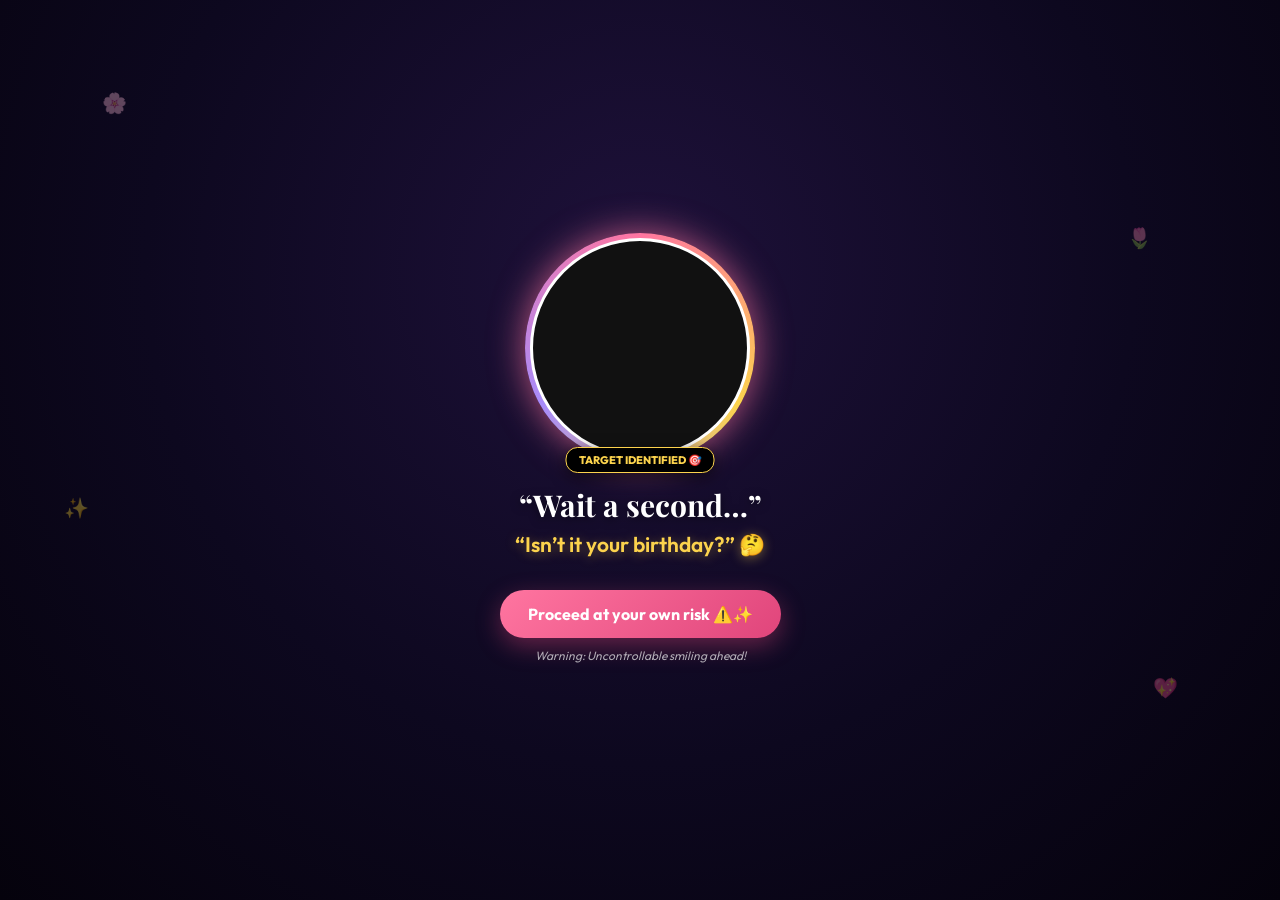
<file: index.html>
<!DOCTYPE html>
<html lang="en">
<head>
  <meta charset="UTF-8">
  <meta name="viewport" content="width=device-width, initial-scale=1.0, maximum-scale=1.0, user-scalable=no, viewport-fit=cover">
  <meta name="theme-color" content="#0d081f">
  <meta name="mobile-web-app-capable" content="yes">
  <meta name="apple-mobile-web-app-capable" content="yes">
  <meta name="apple-mobile-web-app-status-bar-style" content="black-translucent">
  <link rel="icon" type="image/svg+xml" href="data:image/svg+xml,<svg xmlns='http://www.w3.org/2000/svg' viewBox='0 0 100 100'><text y='.9em' font-size='90'>🎂</text></svg>">
  <title>Happiest Birthday Ashwu 🎂🌷</title>

  <!-- Google Fonts for stylish typography -->
  <link rel="preconnect" href="https://fonts.googleapis.com">
  <link rel="preconnect" href="https://fonts.gstatic.com" crossorigin>
  <link href="https://fonts.googleapis.com/css2?family=Caveat:wght@600;700&family=Outfit:wght@400;500;600;700;800&family=Playfair+Display:ital,wght@0,600;0,700;0,800;1,600&display=swap" rel="stylesheet">

  <style>
    /* =========================================================
       RESET & BASE STYLING (MOBILE-FIRST 100dvh)
       ========================================================= */
    * {
      margin: 0;
      padding: 0;
      box-sizing: border-box;
      -webkit-tap-highlight-color: transparent;
    }

    html, body {
      width: 100%;
      min-height: 100vh;
      min-height: 100dvh;
      font-family: 'Outfit', -apple-system, BlinkMacSystemFont, "Segoe UI", Roboto, sans-serif;
      background-color: #050508;
      color: #ffffff;
      overflow-x: hidden;
      transition: background 0.8s ease, color 0.8s ease;
      position: relative;
    }

    body.pink-mode {
      background: radial-gradient(circle at 50% 20%, #fff0f5 0%, #ffd6e7 45%, #fcaecc 100%);
      color: #2d132c;
    }

    body.dark-mode {
      background: radial-gradient(circle at 50% 30%, #1e113a 0%, #0d081f 55%, #05020c 100%);
      color: #ffffff;
    }

    /* Ambient floating decorative items */
    .bg-decorations {
      position: fixed;
      inset: 0;
      pointer-events: none;
      z-index: 1;
      overflow: hidden;
    }

    .float-item {
      position: absolute;
      font-size: 20px;
      opacity: 0.35;
      animation: floatAround 6s infinite ease-in-out alternate;
    }

    @keyframes floatAround {
      from { transform: translateY(0) rotate(0deg); }
      to { transform: translateY(-25px) rotate(15deg); }
    }

    /* Fullscreen Confetti Canvas */
    #confetti-canvas {
      position: fixed;
      inset: 0;
      width: 100%;
      height: 100%;
      pointer-events: none;
      z-index: 99;
    }

    /* Global Touch / Click Sparkles */
    .tap-sparkle {
      position: fixed;
      pointer-events: none;
      z-index: 9999;
      font-size: 20px;
      user-select: none;
      animation: tapSparkleAnim 0.85s cubic-bezier(0.1, 0.8, 0.3, 1) forwards;
    }

    @keyframes tapSparkleAnim {
      0% { opacity: 1; transform: translate(-50%, -50%) scale(0.6) rotate(0deg); }
      50% { opacity: 0.9; transform: translate(calc(-50% + var(--dx)), calc(-50% + var(--dy))) scale(1.2) rotate(45deg); }
      100% { opacity: 0; transform: translate(calc(-50% + var(--dx) * 1.5), calc(-50% + var(--dy) - 30px)) scale(0.3) rotate(90deg); }
    }

    /* Toast Notification */
    .toast-pill {
      position: fixed;
      top: 24px;
      left: 50%;
      transform: translateX(-50%) translateY(-65px);
      background: rgba(45, 19, 44, 0.94);
      color: #ffffff;
      padding: 10px 22px;
      border-radius: 30px;
      font-size: 13.5px;
      font-weight: 700;
      box-shadow: 0 10px 30px rgba(0,0,0,0.4);
      border: 1px solid rgba(255, 117, 160, 0.45);
      z-index: 999;
      pointer-events: none;
      opacity: 0;
      transition: all 0.35s cubic-bezier(0.34, 1.56, 0.64, 1);
      white-space: nowrap;
      text-align: center;
      backdrop-filter: blur(8px);
      -webkit-backdrop-filter: blur(8px);
    }

    .toast-pill.show {
      transform: translateX(-50%) translateY(0);
      opacity: 1;
    }

    /* =========================================================
       SCENE SYSTEM (RESPONSIVE & MOBILE-FRIENDLY)
       ========================================================= */
    .scene {
      display: none;
      width: 100%;
      min-height: 100vh;
      min-height: 100dvh;
      padding: max(24px, env(safe-area-inset-top)) 16px max(28px, env(safe-area-inset-bottom)) 16px;
      flex-direction: column;
      align-items: center;
      justify-content: center;
      text-align: center;
      position: relative;
      z-index: 10;
    }

    .scene.active {
      display: flex !important;
      animation: fadeInScene 0.45s ease forwards;
    }

    @keyframes fadeInScene {
      from { opacity: 0; transform: scale(0.98); }
      to { opacity: 1; transform: scale(1); }
    }

    /* Common Card */
    .card {
      background: rgba(255, 255, 255, 0.96);
      border-radius: 26px;
      padding: 24px 18px;
      max-width: 440px;
      width: 100%;
      color: #2d132c;
      box-shadow: 0 15px 35px rgba(224, 69, 123, 0.2);
      border: 1px solid rgba(255, 255, 255, 0.9);
      position: relative;
      margin: 10px 0;
    }

    /* Primary Buttons */
    .btn-primary {
      background: linear-gradient(135deg, #ff75a0, #e0457b);
      color: #ffffff;
      border: none;
      padding: 14px 28px;
      border-radius: 50px;
      font-size: 16px;
      font-weight: 700;
      font-family: inherit;
      cursor: pointer;
      box-shadow: 0 8px 25px rgba(224, 69, 123, 0.4);
      display: inline-flex;
      align-items: center;
      justify-content: center;
      gap: 8px;
      transition: transform 0.2s cubic-bezier(0.34, 1.56, 0.64, 1), box-shadow 0.2s ease;
      user-select: none;
      margin-top: 15px;
      min-height: 48px;
    }

    .btn-primary:hover {
      transform: translateY(-2px);
      box-shadow: 0 10px 30px rgba(224, 69, 123, 0.5);
    }

    .btn-primary:active {
      transform: scale(0.96);
    }

    .badge-pill {
      display: inline-block;
      background: rgba(255, 255, 255, 0.85);
      color: #e0457b;
      font-size: 12px;
      font-weight: 700;
      padding: 5px 14px;
      border-radius: 20px;
      margin-bottom: 12px;
      border: 1px solid rgba(224, 69, 123, 0.25);
    }

    /* =========================================================
       STEP 1 — OPENING VIDEO
       ========================================================= */
    .video-wrapper {
      position: relative;
      width: clamp(190px, 55vw, 230px);
      height: clamp(190px, 55vw, 230px);
      margin-bottom: 22px;
      border-radius: 50%;
      padding: 5px;
      background: conic-gradient(from 0deg, #ff75a0, #fcd34d, #a78bfa, #ff75a0);
      box-shadow: 0 0 35px rgba(255, 117, 160, 0.7);
      animation: popZoom 0.9s cubic-bezier(0.34, 1.56, 0.64, 1) forwards;
      cursor: pointer;
      transition: transform 0.3s ease;
    }

    .video-wrapper:hover {
      transform: scale(1.04);
    }

    @keyframes popZoom {
      0% { transform: scale(0.2); opacity: 0; }
      70% { transform: scale(1.06); opacity: 1; }
      100% { transform: scale(1); opacity: 1; }
    }

    .video-wrapper video {
      width: 100%;
      height: 100%;
      border-radius: 50%;
      object-fit: cover;
      display: block;
      border: 3px solid #ffffff;
      background: #111;
    }

    .target-badge {
      position: absolute;
      bottom: -10px;
      left: 50%;
      transform: translateX(-50%);
      background: #000;
      color: #fcd34d;
      font-size: 11px;
      font-weight: 800;
      padding: 5px 12px;
      border-radius: 12px;
      border: 1px solid #fcd34d;
      white-space: nowrap;
      box-shadow: 0 4px 15px rgba(0,0,0,0.6);
      transition: all 0.2s;
    }

    .step1-title {
      font-family: 'Playfair Display', serif;
      font-size: clamp(24px, 6vw, 30px);
      font-weight: 700;
      margin-bottom: 6px;
      color: #ffffff;
      text-shadow: 0 2px 10px rgba(0,0,0,0.5);
    }

    .step1-sub {
      font-size: clamp(17px, 4.5vw, 21px);
      font-weight: 600;
      color: #fcd34d;
      margin-bottom: 18px;
      text-shadow: 0 2px 12px rgba(252, 211, 77, 0.4);
    }

    .step1-note {
      font-size: 12px;
      color: rgba(255, 255, 255, 0.65);
      margin-top: 10px;
      font-style: italic;
    }

    /* =========================================================
       STEP 2 — BIRTHDAY WISHES & GOKULDHAM STATS
       ========================================================= */
    .hbd-heading {
      font-family: 'Playfair Display', serif;
      font-size: clamp(26px, 6.8vw, 40px);
      font-weight: 800;
      line-height: 1.15;
      background: linear-gradient(135deg, #be185d, #ec4899, #f59e0b);
      -webkit-background-clip: text;
      -webkit-text-fill-color: transparent;
      margin-bottom: 6px;
    }

    .hbd-sub {
      font-size: 14px;
      color: #702543;
      font-weight: 500;
      margin-bottom: 15px;
    }

    .wishes-box {
      font-size: 14.5px;
      line-height: 1.6;
      color: #374151;
      margin-bottom: 14px;
    }

    .gokuldham-cert {
      background: #fdf2f8;
      border: 1px dashed #f472b6;
      border-radius: 16px;
      padding: 12px 14px;
      margin: 12px 0 16px 0;
      display: flex;
      flex-direction: column;
      gap: 8px;
      text-align: left;
    }

    .cert-item {
      font-size: 13px;
      color: #4b5563;
      display: flex;
      align-items: center;
      gap: 8px;
      cursor: pointer;
      padding: 4px 6px;
      border-radius: 8px;
      transition: background 0.2s;
    }

    .cert-item:hover {
      background: rgba(244, 114, 182, 0.15);
    }

    .cert-badge {
      background: #fbcfe8;
      color: #9f1239;
      font-size: 11px;
      font-weight: 700;
      padding: 2px 8px;
      border-radius: 10px;
      white-space: nowrap;
    }

    /* =========================================================
       STEP 3 — YES / NO QUESTION (YES DODGES, NO NEVER MOVES)
       ========================================================= */
    .question-title {
      font-family: 'Playfair Display', serif;
      font-size: clamp(18px, 4.5vw, 21px);
      font-weight: 700;
      color: #2d132c;
      margin: 8px 0 12px 0;
      line-height: 1.35;
    }

    .dodge-feedback {
      font-size: 13.5px;
      font-weight: 700;
      color: #be185d;
      min-height: 26px;
      margin-bottom: 12px;
      animation: popZoom 0.25s ease;
    }

    .buttons-arena {
      position: relative;
      display: flex;
      justify-content: center;
      align-items: center;
      gap: 14px;
      min-height: 130px;
      padding: 10px;
      overflow: visible;
    }

    /* YES button dodges */
    .btn-yes-choice {
      background: linear-gradient(135deg, #ff75a0, #e0457b);
      color: white;
      border: none;
      padding: 13px 22px;
      border-radius: 50px;
      font-size: 15px;
      font-weight: 700;
      cursor: pointer;
      box-shadow: 0 6px 18px rgba(224, 69, 123, 0.35);
      user-select: none;
      z-index: 10;
      transition: transform 0.22s cubic-bezier(0.34, 1.56, 0.64, 1), box-shadow 0.22s;
      will-change: transform;
      min-height: 48px;
      touch-action: manipulation;
    }

    .btn-yes-choice:active {
      transform: scale(0.96);
    }

    /* NO button remains stationary in place! */
    .btn-no-choice {
      background: #f1f5f9;
      color: #475569;
      border: 1px solid #cbd5e1;
      padding: 13px 20px;
      border-radius: 50px;
      font-size: 15px;
      font-weight: 600;
      cursor: pointer;
      user-select: none;
      z-index: 5;
      min-height: 48px;
      transition: background 0.2s, transform 0.1s;
    }

    .btn-no-choice:active {
      transform: scale(0.96);
      background: #e2e8f0;
    }

    /* =========================================================
       STEP 4 — CANDLE AND CAKE SCENE (BIGGER, MIC, CHARACTERS)
       ========================================================= */
    .cake-scene-content {
      display: flex;
      flex-direction: column;
      align-items: center;
      width: 100%;
      max-width: 520px;
    }

    /* Characters & Animal Celebration Row */
    .party-crew-row {
      display: flex;
      justify-content: space-around;
      align-items: flex-end;
      width: 100%;
      max-width: 440px;
      margin-bottom: 10px;
      padding: 0 10px;
    }

    .crew-bubble {
      position: absolute;
      top: -34px;
      background: #ffffff;
      color: #2d132c;
      font-size: 11px;
      font-weight: 800;
      padding: 4px 10px;
      border-radius: 12px;
      box-shadow: 0 4px 12px rgba(0,0,0,0.3);
      white-space: nowrap;
      pointer-events: none;
      opacity: 0;
      transform: scale(0.8);
      transition: all 0.25s cubic-bezier(0.34, 1.56, 0.64, 1);
      z-index: 20;
    }

    .crew-bubble.show {
      opacity: 1;
      transform: scale(1);
    }

    .crew-bubble::after {
      content: '';
      position: absolute;
      bottom: -5px;
      left: 50%;
      transform: translateX(-50%);
      border-width: 5px 5px 0 5px;
      border-style: solid;
      border-color: #ffffff transparent transparent transparent;
    }

    /* Handsome Assistant Character */
    .creator-character {
      display: flex;
      flex-direction: column;
      align-items: center;
      position: relative;
      animation: assistantBounce 2s infinite ease-in-out;
      cursor: pointer;
      user-select: none;
    }

    @keyframes assistantBounce {
      0%, 100% { transform: translateY(0); }
      50% { transform: translateY(-8px); }
    }

    .char-svg {
      width: 65px;
      height: 75px;
      filter: drop-shadow(0 4px 10px rgba(0,0,0,0.5));
    }

    .assistant-quote-badge {
      background: rgba(255, 255, 255, 0.15);
      border: 1px solid rgba(254, 240, 138, 0.4);
      color: #fef08a;
      font-size: 11px;
      font-weight: 700;
      padding: 5px 12px;
      border-radius: 14px;
      margin-bottom: 12px;
      backdrop-filter: blur(8px);
      -webkit-backdrop-filter: blur(8px);
      cursor: pointer;
      transition: all 0.2s;
    }

    .pet-cat, .pet-dog {
      display: flex;
      flex-direction: column;
      align-items: center;
      position: relative;
      cursor: pointer;
      user-select: none;
    }

    .pet-cat {
      animation: catWiggle 2.5s infinite ease-in-out;
    }

    @keyframes catWiggle {
      0%, 100% { transform: rotate(-3deg) translateY(0); }
      50% { transform: rotate(3deg) translateY(-6px); }
    }

    .pet-dog {
      animation: dogBounce 1.8s infinite ease-in-out;
    }

    @keyframes dogBounce {
      0%, 100% { transform: scale(1) translateY(0); }
      50% { transform: scale(1.05) translateY(-8px); }
    }

    .pet-svg {
      width: 55px;
      height: 60px;
      filter: drop-shadow(0 4px 8px rgba(0,0,0,0.4));
    }

    /* BIGGER, DELICIOUS BIRTHDAY CAKE */
    .cake-stage {
      display: flex;
      flex-direction: column;
      align-items: center;
      margin: 12px 0 18px 0;
      position: relative;
    }

    .candle-unit {
      display: flex;
      flex-direction: column;
      align-items: center;
      cursor: pointer;
      margin-bottom: -5px;
      z-index: 5;
    }

    .flame-element {
      width: 22px;
      height: 34px;
      background: radial-gradient(ellipse at 50% 80%, #ffffff 0%, #fde047 30%, #f97316 70%, #ef4444 100%);
      border-radius: 50% 50% 35% 35%;
      box-shadow: 0 0 22px #fde047, 0 0 45px rgba(249, 115, 22, 0.9);
      animation: flameFlicker 0.8s infinite alternate ease-in-out;
      transform-origin: center bottom;
      transition: opacity 0.4s ease, transform 0.4s ease;
    }

    @keyframes flameFlicker {
      0% { transform: scale(1) rotate(-3deg); }
      100% { transform: scale(1.18) rotate(3deg); }
    }

    .flame-element.extinguished {
      opacity: 0 !important;
      transform: scale(0.1) translateY(-15px) !important;
    }

    .candle-stick {
      width: 16px;
      height: 48px;
      border-radius: 4px;
      background: repeating-linear-gradient(45deg, #ff75a0, #ff75a0 8px, #ffffff 8px, #ffffff 16px);
      box-shadow: inset -2px 0 3px rgba(0,0,0,0.3);
    }

    .smoke-puff {
      position: absolute;
      top: -10px;
      font-size: 24px;
      opacity: 0;
      pointer-events: none;
    }

    .smoke-puff.rise {
      animation: smokeDrift 1.8s forwards ease-out;
    }

    @keyframes smokeDrift {
      0% { opacity: 0.9; transform: translateY(0) scale(0.8); }
      100% { opacity: 0; transform: translateY(-40px) scale(2); }
    }

    /* Cake Tiers */
    .cake-body {
      display: flex;
      flex-direction: column;
      align-items: center;
      width: clamp(240px, 80vw, 290px);
      cursor: pointer;
    }

    .tier-top {
      width: 58%;
      height: 48px;
      background: linear-gradient(to bottom, #ffffff, #fbcfe8);
      border-radius: 14px 14px 8px 8px;
      border: 2px solid #fdf2f8;
      box-shadow: 0 5px 12px rgba(0,0,0,0.3);
      display: flex;
      align-items: center;
      justify-content: center;
      font-size: 15px;
      z-index: 3;
    }

    .tier-mid {
      width: 78%;
      height: 56px;
      background: linear-gradient(to bottom, #fed7aa, #fb923c);
      border-radius: 12px 12px 8px 8px;
      border: 2px solid #fff7ed;
      box-shadow: 0 6px 14px rgba(0,0,0,0.4);
      margin-top: -6px;
      display: flex;
      align-items: center;
      justify-content: center;
      font-size: 17px;
      z-index: 2;
    }

    .tier-base {
      width: 98%;
      height: 64px;
      background: linear-gradient(to bottom, #f472b6, #db2777);
      border-radius: 12px 12px 8px 8px;
      border: 2px solid #fdf2f8;
      box-shadow: 0 8px 18px rgba(0,0,0,0.5);
      margin-top: -6px;
      display: flex;
      align-items: center;
      justify-content: center;
      font-size: 19px;
      z-index: 1;
    }

    .cake-plate {
      width: 104%;
      height: 14px;
      background: linear-gradient(to right, #94a3b8, #f8fafc, #94a3b8);
      border-radius: 20px;
      margin-top: -3px;
      box-shadow: 0 10px 30px rgba(0,0,0,0.7);
    }

    /* Candle Actions */
    .candle-actions-row {
      display: flex;
      flex-direction: column;
      align-items: center;
      gap: 10px;
      width: 100%;
      max-width: 340px;
      margin-top: 14px;
    }

    .btn-mic-toggle {
      background: rgba(255, 255, 255, 0.12);
      color: #fef08a;
      border: 1px solid rgba(254, 240, 138, 0.4);
      padding: 10px 18px;
      border-radius: 30px;
      font-size: 13px;
      font-weight: 600;
      cursor: pointer;
      display: flex;
      align-items: center;
      gap: 6px;
      min-height: 44px;
      transition: all 0.2s ease;
    }

    .btn-mic-toggle.listening {
      background: rgba(16, 185, 129, 0.25);
      border-color: #10b981;
      color: #34d399;
      animation: pulseMic 1s infinite alternate;
    }

    @keyframes pulseMic {
      from { box-shadow: 0 0 10px rgba(16, 185, 129, 0.3); }
      to { box-shadow: 0 0 20px rgba(16, 185, 129, 0.7); }
    }

    .btn-tune-fallback {
      background: rgba(255, 255, 255, 0.12);
      color: #fbcfe8;
      border: 1px solid rgba(251, 207, 232, 0.4);
      padding: 6px 14px;
      border-radius: 20px;
      font-size: 12px;
      font-weight: 600;
      cursor: pointer;
      margin-top: 2px;
      transition: all 0.2s;
    }

    .breath-meter-container {
      display: none;
      width: 180px;
      height: 10px;
      background: rgba(255, 255, 255, 0.15);
      border-radius: 10px;
      overflow: hidden;
      margin-top: 4px;
      border: 1px solid rgba(254, 240, 138, 0.3);
    }

    .breath-meter-bar {
      height: 100%;
      width: 0%;
      background: linear-gradient(90deg, #38bdf8, #f43f5e);
      border-radius: 10px;
      transition: width 0.1s ease;
    }

    .mic-note {
      font-size: 11px;
      color: rgba(255, 255, 255, 0.65);
      margin-top: -4px;
    }

    .wish-granted-banner {
      display: none;
      animation: popZoom 0.5s ease forwards;
      background: rgba(255, 255, 255, 0.95);
      color: #2d132c;
      border-radius: 20px;
      padding: 18px 16px;
      margin-top: 15px;
      max-width: 360px;
      width: 100%;
    }

    .wish-granted-banner.show {
      display: block;
    }

    /* =========================================================
       STEP 5 — THE LETTER COMES FIRST
       ========================================================= */
    .envelope-box {
      width: clamp(240px, 75vw, 280px);
      height: 170px;
      background: #fdf2f8;
      border: 2px solid #f9a8d4;
      border-radius: 16px;
      display: flex;
      align-items: center;
      justify-content: center;
      cursor: pointer;
      box-shadow: 0 15px 35px rgba(224, 69, 123, 0.25);
      margin: 18px auto;
      transition: transform 0.25s cubic-bezier(0.34, 1.56, 0.64, 1);
    }

    .envelope-box:hover {
      transform: translateY(-4px) scale(1.02);
    }

    .wax-seal {
      width: 65px;
      height: 65px;
      background: radial-gradient(circle, #e11d48, #9f1239);
      border-radius: 50%;
      border: 2px solid #fecdd3;
      display: flex;
      flex-direction: column;
      align-items: center;
      justify-content: center;
      color: white;
      font-size: 10px;
      font-weight: 800;
      box-shadow: 0 4px 15px rgba(159, 18, 57, 0.4);
    }

    .wax-seal span {
      font-size: 22px;
    }

    .letter-modal {
      display: none;
      position: fixed;
      inset: 0;
      background: rgba(0, 0, 0, 0.78);
      z-index: 100;
      align-items: center;
      justify-content: center;
      padding: 20px;
    }

    .letter-modal.show {
      display: flex !important;
      animation: fadeInScene 0.4s ease forwards;
    }

    .letter-sheet {
      background: #fffefb;
      color: #2d132c;
      border-radius: 20px;
      padding: 24px 18px;
      max-width: 440px;
      width: 100%;
      max-height: 85vh;
      overflow-y: auto;
      box-shadow: 0 25px 60px rgba(0,0,0,0.5);
      border: 2px solid #fed7aa;
      text-align: left;
    }

    .letter-sheet h3 {
      font-family: 'Playfair Display', serif;
      color: #9f1239;
      font-size: 22px;
      margin-bottom: 12px;
      text-align: center;
    }

    .letter-sheet p {
      font-size: 14.5px;
      line-height: 1.6;
      color: #374151;
      margin-bottom: 12px;
    }

    .letter-stamps-row {
      display: flex;
      flex-wrap: wrap;
      gap: 8px;
      margin: 14px 0 10px 0;
      justify-content: center;
    }

    .letter-stamp {
      background: #fdf2f8;
      border: 1px dashed #be185d;
      color: #9f1239;
      font-size: 11px;
      font-weight: 700;
      padding: 4px 10px;
      border-radius: 12px;
      cursor: pointer;
      user-select: none;
    }

    .letter-closing {
      margin-top: 16px;
      font-size: 14px;
      font-weight: 700;
      color: #be185d;
      text-align: right;
    }

    /* =========================================================
       STEP 6 — VIRTUAL GIFTS (EXACTLY 3 CARDS)
       ========================================================= */
    .gifts-container {
      display: flex;
      flex-direction: column;
      gap: 14px;
      max-width: 440px;
      width: 100%;
      margin: 14px 0 18px 0;
    }

    .gift-card {
      background: rgba(255, 255, 255, 0.95);
      border-radius: 18px;
      padding: 16px 16px;
      text-align: left;
      border: 2px solid #fbcfe8;
      box-shadow: 0 6px 20px rgba(224, 69, 123, 0.12);
      display: flex;
      gap: 14px;
      align-items: center;
      cursor: pointer;
      transition: transform 0.2s, box-shadow 0.2s, border-color 0.2s;
    }

    .gift-card:hover {
      transform: translateY(-2px);
      box-shadow: 0 10px 25px rgba(224, 69, 123, 0.2);
    }

    .gift-card.claimed {
      border-color: #10b981;
      background: #f0fdf4;
    }

    .gift-icon {
      font-size: 32px;
      background: #fdf2f8;
      width: 52px;
      height: 52px;
      border-radius: 14px;
      display: flex;
      align-items: center;
      justify-content: center;
      flex-shrink: 0;
    }

    .gift-info h4 {
      font-size: 15px;
      font-weight: 800;
      color: #9f1239;
      margin-bottom: 3px;
      display: flex;
      align-items: center;
      justify-content: space-between;
    }

    .gift-claim-tag {
      font-size: 10px;
      font-weight: 800;
      background: #10b981;
      color: white;
      padding: 2px 8px;
      border-radius: 10px;
      display: none;
    }

    .gift-card.claimed .gift-claim-tag {
      display: inline-block;
    }

    .gift-info p {
      font-size: 12.5px;
      color: #4b5563;
      line-height: 1.4;
    }

    /* =========================================================
       STEP 7 — MAGICAL WISH-RELEASE INTO THE UNIVERSE
       ========================================================= */
    .star-scene-container {
      position: relative;
      width: 100%;
      max-width: 480px;
      display: flex;
      flex-direction: column;
      align-items: center;
      z-index: 10;
    }

    .celestial-sky {
      position: absolute;
      top: -30px;
      right: 15px;
      font-size: 38px;
      filter: drop-shadow(0 0 16px rgba(253, 230, 138, 0.8));
      animation: floatAround 7s infinite ease-in-out alternate;
      pointer-events: none;
    }

    .star-pointing {
      font-size: 58px;
      margin-bottom: 4px;
      animation: pointBounce 1.5s infinite alternate ease-in-out;
      cursor: pointer;
    }

    @keyframes pointBounce {
      0% { transform: scale(1) translateY(0); }
      100% { transform: scale(1.15) translateY(-8px); }
    }

    .star-heading {
      font-family: 'Playfair Display', serif;
      font-size: clamp(26px, 6vw, 34px);
      font-weight: 800;
      color: #fef08a;
      text-shadow: 0 0 25px rgba(254, 240, 138, 0.6);
      margin-bottom: 6px;
    }

    .star-sub {
      font-size: 14px;
      color: rgba(255, 255, 255, 0.85);
      max-width: 320px;
      margin-bottom: 16px;
    }

    /* Wish Note Card (Handwritten Style) */
    .wish-note-card {
      display: none;
      background: linear-gradient(135deg, #fffefb, #fef3c7);
      color: #1e1b4b;
      border: 2px solid #fcd34d;
      border-radius: 20px;
      padding: 20px 22px;
      max-width: 380px;
      width: 90%;
      margin: 15px auto;
      box-shadow: 0 0 35px rgba(252, 211, 77, 0.5);
      text-align: center;
      position: relative;
      transition: all 0.6s cubic-bezier(0.34, 1.56, 0.64, 1);
    }

    .wish-note-card.show {
      display: block;
      animation: popZoom 0.5s ease forwards;
    }

    .wish-note-card.transforming {
      transform: scale(0.08) translateY(-60px);
      opacity: 0;
    }

    .note-header {
      font-size: 11px;
      font-weight: 800;
      letter-spacing: 1.5px;
      color: #b45309;
      margin-bottom: 8px;
    }

    .note-content {
      font-family: 'Caveat', cursive, sans-serif;
      font-size: 24px;
      line-height: 1.35;
      color: #1e1b4b;
      margin-bottom: 8px;
      word-break: break-word;
    }

    .note-seal {
      font-size: 11px;
      color: #92400e;
      font-weight: 700;
    }

    /* Magical Ascending Star & Trail */
    .ascending-star-unit {
      display: none;
      position: fixed;
      left: 50%;
      top: 50%;
      transform: translate(-50%, -50%);
      pointer-events: none;
      z-index: 100;
    }

    .ascending-star-unit.active {
      display: flex;
      flex-direction: column;
      align-items: center;
      justify-content: center;
      animation: launchIntoCosmos 2.8s cubic-bezier(0.2, 0.8, 0.3, 1) forwards;
    }

    @keyframes launchIntoCosmos {
      0% {
        top: 52%;
        transform: translate(-50%, -50%) scale(1.6);
        opacity: 1;
      }
      40% {
        top: 36%;
        transform: translate(-50%, -50%) scale(1.2);
        opacity: 0.95;
      }
      80% {
        top: 14%;
        transform: translate(-50%, -50%) scale(0.6);
        opacity: 0.85;
      }
      100% {
        top: 4%;
        transform: translate(-50%, -50%) scale(0.05);
        opacity: 0;
      }
    }

    .magic-orb-glow {
      width: 48px;
      height: 48px;
      background: radial-gradient(circle, #ffffff 10%, #fef08a 40%, #fbbf24 70%, transparent 100%);
      border-radius: 50%;
      box-shadow: 0 0 35px #fef08a, 0 0 70px #f59e0b;
      animation: pulseStar 0.8s infinite alternate;
    }

    @keyframes pulseStar {
      from { transform: scale(0.9); }
      to { transform: scale(1.25); }
    }

    /* Constellation Display */
    .constellation-wrapper {
      display: none;
      position: fixed;
      top: 12%;
      left: 50%;
      transform: translateX(-50%);
      width: 280px;
      height: 180px;
      pointer-events: none;
      z-index: 80;
    }

    .constellation-wrapper.show {
      display: block;
      animation: fadeInScene 0.8s ease forwards;
    }

    .constellation-svg {
      width: 100%;
      height: 100%;
      filter: drop-shadow(0 0 12px #38bdf8);
    }

    /* Universe Message */
    .universe-received-box {
      display: none;
      position: fixed;
      bottom: 22%;
      left: 50%;
      transform: translateX(-50%);
      width: 90%;
      max-width: 420px;
      background: rgba(13, 8, 31, 0.88);
      border: 1px solid rgba(252, 211, 77, 0.45);
      border-radius: 24px;
      padding: 22px 20px;
      color: #fff;
      box-shadow: 0 10px 40px rgba(0,0,0,0.6);
      backdrop-filter: blur(12px);
      -webkit-backdrop-filter: blur(12px);
      z-index: 90;
      text-align: center;
    }

    .universe-received-box.show {
      display: block;
      animation: popZoom 0.6s ease forwards;
    }

    .universe-received-text {
      font-family: 'Playfair Display', serif;
      font-size: clamp(17px, 4.5vw, 21px);
      font-weight: 700;
      color: #fef08a;
      line-height: 1.4;
      text-shadow: 0 0 20px rgba(254, 240, 138, 0.5);
    }

    .wish-input-wrap {
      max-width: 360px;
      width: 100%;
      margin: 0 auto;
    }

    .wish-input {
      width: 100%;
      padding: 13px 18px;
      border-radius: 30px;
      border: 2px solid #fcd34d;
      outline: none;
      font-family: inherit;
      font-size: 14px;
      background: rgba(255, 255, 255, 0.95);
      color: #2d132c;
      text-align: center;
      box-shadow: 0 4px 15px rgba(252, 211, 77, 0.25);
    }

    .wish-input.error {
      border-color: #ef4444;
      animation: shake 0.4s ease;
    }

    @keyframes shake {
      0%, 100% { transform: translateX(0); }
      25% { transform: translateX(-8px); }
      75% { transform: translateX(8px); }
    }

    .wish-hint {
      font-size: 12px;
      color: #fcd34d;
      margin-top: 6px;
      min-height: 18px;
    }

    /* Wish Suggestion Chips */
    .wish-chips-row {
      display: flex;
      flex-wrap: wrap;
      gap: 6px;
      justify-content: center;
      margin: 12px 0 6px 0;
    }

    .wish-chip {
      background: rgba(255, 255, 255, 0.12);
      border: 1px solid rgba(252, 211, 77, 0.35);
      color: #fef08a;
      font-size: 11px;
      font-weight: 600;
      padding: 5px 11px;
      border-radius: 12px;
      cursor: pointer;
      transition: all 0.2s;
    }

    .wish-chip:hover {
      background: rgba(252, 211, 77, 0.25);
      transform: scale(1.04);
    }

    .dark-fade-layer {
      position: fixed;
      inset: 0;
      background: #05020c;
      opacity: 0;
      pointer-events: none;
      z-index: 50;
      transition: opacity 0.8s ease;
      display: none;
    }

    .dark-fade-layer.active {
      display: block;
      opacity: 0.94;
    }

    /* =========================================================
       STEP 8 — FINAL BIRTHDAY SCREEN (NO REPLAY BUTTON)
       ========================================================= */
    #scene-8 {
      z-index: 60;
      position: relative;
    }

    .final-card {
      background: rgba(255, 255, 255, 0.96);
      color: #2d132c;
      border-radius: 28px;
      padding: 34px 22px;
      max-width: 440px;
      width: 100%;
      box-shadow: 0 20px 50px rgba(224, 69, 123, 0.3);
      text-align: center;
    }

    .final-main-msg {
      font-family: 'Playfair Display', serif;
      font-size: clamp(23px, 5.8vw, 32px);
      font-weight: 800;
      color: #9f1239;
      margin-bottom: 12px;
      line-height: 1.25;
    }

    .final-sub-msg {
      font-size: 15px;
      line-height: 1.55;
      color: #4b5563;
    }

    .love-shower-section {
      margin-top: 22px;
      display: flex;
      flex-direction: column;
      align-items: center;
      gap: 10px;
    }

    .btn-heart-shower {
      background: linear-gradient(135deg, #f43f5e, #be185d);
      color: #ffffff;
      border: none;
      padding: 12px 24px;
      border-radius: 30px;
      font-size: 14px;
      font-weight: 700;
      font-family: inherit;
      cursor: pointer;
      box-shadow: 0 6px 20px rgba(244, 63, 94, 0.35);
      transition: transform 0.2s cubic-bezier(0.34, 1.56, 0.64, 1);
      min-height: 46px;
    }

    .btn-heart-shower:hover {
      transform: scale(1.05);
    }

    .btn-heart-shower:active {
      transform: scale(0.95);
    }

    .love-count-badge {
      font-size: 12px;
      font-weight: 700;
      color: #be185d;
      background: #fdf2f8;
      border: 1px solid #fbcfe8;
      padding: 4px 12px;
      border-radius: 20px;
    }
  </style>
</head>
<body class="dark-mode">

  <!-- Ambient floating decorations -->
  <div class="bg-decorations" aria-hidden="true">
    <span class="float-item" style="top: 10%; left: 8%;">🌸</span>
    <span class="float-item" style="top: 25%; right: 10%; animation-delay: 1.5s;">🌷</span>
    <span class="float-item" style="top: 55%; left: 5%; animation-delay: 3s;">✨</span>
    <span class="float-item" style="top: 75%; right: 8%; animation-delay: 2s;">💖</span>
  </div>

  <!-- Fullscreen Confetti Canvas -->
  <canvas id="confetti-canvas"></canvas>

  <!-- Toast Notification -->
  <div class="toast-pill" id="toast-pill"></div>

  <!-- Screen Darkener for Cinematic Star Release -->
  <div class="dark-fade-layer" id="dark-fade-layer"></div>

  <!-- =========================================================
       STEP 1 — OPENING VIDEO
       ========================================================= -->
  <section class="scene active" id="scene-1">
    <div class="video-wrapper" onclick="cycleVideoBadge()">
      <video id="intro-video" autoplay loop muted playsinline webkit-playsinline>
        <source src="videoplayback.mp4" type="video/mp4">
        <source src="video.mp4" type="video/mp4">
      </video>
      <div class="target-badge" id="target-badge">TARGET IDENTIFIED 🎯</div>
    </div>
    <h1 class="step1-title">“Wait a second…”</h1>
    <h2 class="step1-sub">“Isn’t it your birthday?” 🤔</h2>
    <button class="btn-primary" onclick="goToStep(2)">
      <span>Proceed at your own risk ⚠️✨</span>
    </button>
    <p class="step1-note">Warning: Uncontrollable smiling ahead!</p>
  </section>

  <!-- =========================================================
       STEP 2 — BIRTHDAY WISHES & GOKULDHAM CERTIFICATE
       ========================================================= -->
  <section class="scene" id="scene-2">
    <div class="card">
      <div class="badge-pill">Official Birthday Notice 🎂</div>
      <h1 class="hbd-heading">HAPPY BIRTHDAY, ASHWU! 🌸</h1>
      <p class="hbd-sub">A very serious production made by a very unserious person.</p>
      <p class="wishes-box">
        Another year of unmatched drama, laughter, and being the brightest human around. 
        Welcome to your official birthday experience! 🌷✨
      </p>

      <!-- Gokuldham Society Stats Box -->
      <div class="gokuldham-cert">
        <div class="cert-item" onclick="showToast('Certified best-dressed in any room! 💅')">
          <span class="cert-badge">👗 Fashion Score</span>
          <span><b>100/10</b> (Undisputed queen)</span>
        </div>
        <div class="cert-item" onclick="showToast('Main character energy 24/7! 👑')">
          <span class="cert-badge">🎭 Drama Level</span>
          <span><b>Legendary</b> (In the best way)</span>
        </div>
        <div class="cert-item" onclick="showToast('Extra caramel, zero judgment! ☕')">
          <span class="cert-badge">☕ Coffee Need</span>
          <span><b>Infinite</b> (Refills ready)</span>
        </div>
      </div>

      <button class="btn-primary" onclick="goToStep(3)">
        <span>Accept Birthday Summons 📜✨</span>
      </button>
    </div>
  </section>

  <!-- =========================================================
       STEP 3 — YES / NO BIRTHDAY QUESTION (YES DODGES, NO NEVER MOVES)
       ========================================================= -->
  <section class="scene" id="scene-3">
    <div class="card">
      <div class="badge-pill" style="color: #b91c1c; border-color: #fecaca; background: #fef2f2;">⚠️ Gokuldham Society Inquiry</div>
      <h2 class="question-title">
        “Is it actually your birthday, or have we all gathered here for no reason?”
      </h2>
      <div class="dodge-feedback" id="dodge-feedback">
        Choose wisely below... 👀
      </div>
      <div class="buttons-arena" id="buttons-arena">
        <!-- YES BUTTON DODGES! -->
        <button class="btn-yes-choice" id="btn-yes-dodge" 
                onmouseenter="dodgeYesButton(event)" 
                ontouchstart="dodgeYesButton(event)" 
                onpointerdown="dodgeYesButton(event)" 
                onclick="chooseYes()">
          YES, obviously 💅
        </button>
        <!-- NO BUTTON NEVER MOVES! STATIONARY IN PLACE! -->
        <button class="btn-no-choice" id="btn-no-choice" onclick="chooseNo()">
          NO 🙄
        </button>
      </div>
    </div>
  </section>

  <!-- =========================================================
       STEP 4 — CANDLE AND CAKE SCENE (BIGGER, MIC, CHARACTERS)
       ========================================================= -->
  <section class="scene" id="scene-4">
    <div class="cake-scene-content">
      <div class="badge-pill" style="color: #fcd34d; background: rgba(255,255,255,0.1); border-color: rgba(252, 211, 77, 0.3);">🕯️ Candlelight Moment</div>
      
      <!-- Handsome Assistant Line -->
      <div class="assistant-quote-badge" id="assistant-quote-badge" onclick="tapAssistant()">
        “Your handsome birthday assistant has arrived. Try to stay calm. 😎”
      </div>

      <!-- Animated Crew: Cat, Handsome Assistant, Dog -->
      <div class="party-crew-row">
        <!-- Cute Animated Cat -->
        <div class="pet-cat" id="pet-cat" title="Celebration Cat 🐱" onclick="tapCat()">
          <div class="crew-bubble" id="cat-bubble">Meow! 🐾</div>
          <svg class="pet-svg" viewBox="0 0 100 100" xmlns="http://www.w3.org/2000/svg">
            <ellipse cx="50" cy="65" rx="25" ry="22" fill="#fed7aa" />
            <circle cx="50" cy="40" r="20" fill="#fed7aa" />
            <polygon points="35,30 30,12 45,24" fill="#fb923c" />
            <polygon points="65,30 70,12 55,24" fill="#fb923c" />
            <polygon points="50,10 42,28 58,28" fill="#ec4899" />
            <circle cx="50" cy="8" r="3" fill="#fde047" />
            <circle cx="43" cy="38" r="3" fill="#1f2937" />
            <circle cx="57" cy="38" r="3" fill="#1f2937" />
            <polygon points="50,44 47,42 53,42" fill="#f43f5e" />
            <line x1="32" y1="42" x2="22" y2="40" stroke="#9ca3af" stroke-width="1.5" />
            <line x1="32" y1="46" x2="22" y2="48" stroke="#9ca3af" stroke-width="1.5" />
            <line x1="68" y1="42" x2="78" y2="40" stroke="#9ca3af" stroke-width="1.5" />
            <line x1="68" y1="46" x2="78" y2="48" stroke="#9ca3af" stroke-width="1.5" />
          </svg>
        </div>

        <!-- Handsome Assistant Character (Creator) -->
        <div class="creator-character" id="creator-character" title="Handsome Birthday Assistant 😎" onclick="tapAssistant()">
          <div class="crew-bubble" id="assistant-bubble">At your service! 😎</div>
          <svg class="char-svg" viewBox="0 0 100 120" xmlns="http://www.w3.org/2000/svg">
            <path d="M30,70 L70,70 L80,120 L20,120 Z" fill="#1e1b4b" />
            <polygon points="42,70 58,70 50,90" fill="#ffffff" />
            <circle cx="38" cy="80" r="4" fill="#f43f5e" />
            <circle cx="50" cy="42" r="20" fill="#fcd34d" />
            <path d="M28,38 C28,18 45,15 62,20 C72,23 72,32 70,38 C66,24 50,22 36,32 Z" fill="#312e81" />
            <polygon points="46,14 36,26 56,26" fill="#f59e0b" />
            <circle cx="46" cy="12" r="2.5" fill="#f43f5e" />
            <rect x="33" y="38" width="14" height="9" rx="2" fill="#0f172a" />
            <rect x="53" y="38" width="14" height="9" rx="2" fill="#0f172a" />
            <line x1="47" y1="42" x2="53" y2="42" stroke="#0f172a" stroke-width="2.5" />
            <path d="M44,52 Q50,58 56,52" stroke="#1f2937" stroke-width="2" fill="none" />
          </svg>
        </div>

        <!-- Cute Celebration Puppy -->
        <div class="pet-dog" id="pet-dog" title="Celebration Puppy 🐶" onclick="tapDog()">
          <div class="crew-bubble" id="dog-bubble">Woof! 🐶</div>
          <svg class="pet-svg" viewBox="0 0 100 100" xmlns="http://www.w3.org/2000/svg">
            <ellipse cx="50" cy="68" rx="26" ry="20" fill="#fef08a" />
            <circle cx="50" cy="42" r="20" fill="#fef08a" />
            <ellipse cx="28" cy="44" rx="8" ry="16" fill="#f59e0b" transform="rotate(-15 28 44)" />
            <ellipse cx="72" cy="44" rx="8" ry="16" fill="#f59e0b" transform="rotate(15 72 44)" />
            <polygon points="50,12 42,30 58,30" fill="#38bdf8" />
            <circle cx="50" cy="10" r="3" fill="#f43f5e" />
            <circle cx="43" cy="40" r="3" fill="#1f2937" />
            <circle cx="57" cy="40" r="3" fill="#1f2937" />
            <ellipse cx="50" cy="48" rx="4" ry="3" fill="#1f2937" />
            <path d="M48,51 C48,55 52,55 52,51" stroke="#1f2937" stroke-width="1.5" fill="#f43f5e" />
          </svg>
        </div>
      </div>

      <h1 style="font-size: 26px; margin: 4px 0 8px 0; color: #fff; font-family: 'Playfair Display', serif;">
        Make a wish, Ashwu. 🕯️
      </h1>

      <!-- SUBSTANTIALLY BIGGER BIRTHDAY CAKE -->
      <div class="cake-stage">
        <div class="candle-unit" onclick="blowCandleManual()">
          <div class="flame-element" id="cake-flame"></div>
          <div class="smoke-puff" id="smoke-puff">💨</div>
          <div class="candle-stick"></div>
        </div>
        <div class="cake-body" onclick="tapCake()">
          <div class="tier-top" id="tier-top">🍓 ✨ 🍓 ✨ 🍓</div>
          <div class="tier-mid" id="tier-mid">🌸 🧁 🌸 🧁 🌸 🧁 🌸</div>
          <div class="tier-base" id="tier-base">✨ 💖 ✨ 💖 ✨ 💖 ✨</div>
          <div class="cake-plate"></div>
        </div>
      </div>

      <!-- Actions: Mic Blow & Fallback Button & Music Fallback -->
      <div class="candle-actions-row">
        <button class="btn-mic-toggle" id="btn-enable-mic" onclick="enableMicrophone()">
          <span>🎙️ Enable microphone to blow</span>
        </button>

        <!-- Dynamic Breath Meter -->
        <div class="breath-meter-container" id="breath-meter-wrap">
          <div class="breath-meter-bar" id="breath-meter-bar"></div>
        </div>

        <span class="mic-note" id="mic-status">Tap to blow into phone mic (works on localhost/HTTPS)</span>

        <button class="btn-primary" id="btn-blow-fallback" onclick="blowCandleManual()">
          <span>Blow out the candle 🕯️</span>
        </button>

        <!-- Birthday Tune Fallback Button -->
        <button class="btn-tune-fallback" id="btn-play-tune" onclick="playHappyBirthdayTune(true)">
          <span>🎵 Play birthday tune</span>
        </button>
      </div>

      <!-- Wish granted celebration banner -->
      <div class="wish-granted-banner" id="wish-banner">
        <div style="font-size: 32px; margin-bottom: 6px;">✨ 🎂 🌟</div>
        <h3 style="font-size: 18px; font-weight: 800; color: #9f1239; margin-bottom: 6px;">
          Your wish is on its way to the universe. 🤍
        </h3>
        <p style="font-size: 13.5px; color: #4b5563; margin-bottom: 12px;">
          May this year bring you all the peace, joy, and delicious treats you deserve! 🌷
        </p>
        <button class="btn-primary" onclick="goToStep(5)">
          <span>Open your letter 💌</span>
        </button>
      </div>
    </div>
  </section>

  <!-- =========================================================
       STEP 5 — THE LETTER COMES FIRST
       ========================================================= -->
  <section class="scene" id="scene-5">
    <div class="badge-pill">💌 Confidential Delivery</div>
    <h1 class="hbd-heading" style="font-size: 30px;">A Letter for Ashwu</h1>
    <p class="hbd-sub">Tap the wax seal to open your letter!</p>

    <div class="envelope-box" id="envelope-box" onclick="openLetterModal()">
      <div class="wax-seal">
        <span>💌</span>
        FOR ASHWU
      </div>
    </div>
    <button class="btn-primary" onclick="openLetterModal()">
      <span>Open your letter 💌</span>
    </button>
  </section>

  <!-- =========================================================
       STEP 6 — VIRTUAL GIFTS (EXACTLY 3 SEPARATE CARDS)
       ========================================================= -->
  <section class="scene" id="scene-6">
    <div class="card" style="max-width: 440px;">
      <div class="badge-pill">🎁 Official Privileges</div>
      <h2 style="font-family: 'Playfair Display', serif; font-size: 22px; color: #9f1239; margin-bottom: 4px;">
        Here, a few virtual gifts for you 🎁
      </h2>
      <p style="font-size: 13px; color: #6b7280; margin-bottom: 14px;">
        Tap each card to claim your official lifetime privileges!
      </p>

      <div class="gifts-container">
        <!-- Gift 1: Unlimited Coffee -->
        <div class="gift-card" id="gift-card-1" onclick="claimGift(1)">
          <div class="gift-icon">☕</div>
          <div class="gift-info">
            <h4>
              <span>Unlimited Coffee</span>
              <span class="gift-claim-tag" id="gift-tag-1">CLAIMED ✅</span>
            </h4>
            <p>“Your personal lifetime coffee subscription. Unlimited refills, zero judgement, available whenever you need your caffeine fix.”</p>
          </div>
        </div>

        <!-- Gift 2: Always Right, 24/7 -->
        <div class="gift-card" id="gift-card-2" onclick="claimGift(2)">
          <div class="gift-icon">👑</div>
          <div class="gift-info">
            <h4>
              <span>Always Right, 24/7</span>
              <span class="gift-claim-tag" id="gift-tag-2">CLAIMED ✅</span>
            </h4>
            <p>“An official certificate confirming that Ashwu is ALWAYS right. Even when the evidence says otherwise. The court is adjourned. 😂”</p>
          </div>
        </div>

        <!-- Gift 3: Emergency Gossip Coupon -->
        <div class="gift-card" id="gift-card-3" onclick="claimGift(3)">
          <div class="gift-icon">🫖</div>
          <div class="gift-info">
            <h4>
              <span>Emergency Gossip Coupon</span>
              <span class="gift-claim-tag" id="gift-tag-3">CLAIMED ✅</span>
            </h4>
            <p>“Redeem this coupon for one unlimited gossip session. Includes dramatic reactions, ‘GIRLLLL, YOU WON'T BELIEVE THIS’, and absolutely confidential tea. Valid 24/7. 👀”</p>
          </div>
        </div>
      </div>

      <button class="btn-primary" onclick="goToStep(7)">
        <span>One last surprise →</span>
      </button>
    </div>
  </section>

  <!-- =========================================================
       STEP 7 — MAGICAL WISH-RELEASE INTO THE UNIVERSE
       ========================================================= -->
  <section class="scene" id="scene-7">
    <div class="star-scene-container">
      <div class="celestial-sky">🌙</div>

      <div class="star-pointing" onclick="tapStarCompliment()">🫵</div>
      <h2 class="star-heading">Today's star is YOU 🫵</h2>
      <p class="star-sub">This finger is pointing at you, madam. Obviously, you're the star. 🫵</p>

      <!-- Handwritten Glow Wish Note (Revealed upon submit) -->
      <div class="wish-note-card" id="wish-note-card">
        <div class="note-header">✨ ASHWU'S SACRED WISH ✨</div>
        <div class="note-content" id="note-wish-display">“...”</div>
        <div class="note-seal">💫 Ready to be released into the cosmos 💫</div>
      </div>

      <!-- Quick Wish Suggestion Chips -->
      <div class="wish-chips-row" id="wish-chips-row">
        <span class="wish-chip" onclick="fillWish('A year of peace, success & zero drama 🌸')">🌸 Peace & Success</span>
        <span class="wish-chip" onclick="fillWish('Infinite iced lattes and good hair days ☕✨')">☕ Endless Coffee</span>
        <span class="wish-chip" onclick="fillWish('Wardrobe full of iconic new outfits 👗💅')">👗 Dream Fits</span>
      </div>

      <div class="wish-input-wrap" id="wish-input-wrap">
        <input type="text" id="star-wish-input" class="wish-input" placeholder="What's one wish you want the universe to hear?" maxlength="140">
        <div class="wish-hint" id="wish-hint"></div>
        <button class="btn-primary" id="btn-release-star" onclick="releaseStarIntoUniverse()">
          <span>Release my wish into the universe ✨</span>
        </button>
      </div>
    </div>

    <!-- Ascending Star Unit (Transforms from Note & Flies Up) -->
    <div class="ascending-star-unit" id="ascending-star-unit">
      <div class="magic-orb-glow"></div>
    </div>

    <!-- Constellation Canvas & Lines in the Sky -->
    <div class="constellation-wrapper" id="constellation-wrapper">
      <svg class="constellation-svg" viewBox="0 0 280 180" xmlns="http://www.w3.org/2000/svg">
        <!-- Constellation star lines forming a heart/crown constellation -->
        <polyline points="40,90 90,40 140,80 190,40 240,90 140,150 40,90" 
                  fill="rgba(56, 189, 248, 0.12)" stroke="#38bdf8" stroke-width="2" stroke-dasharray="4 2" />
        <circle cx="40" cy="90" r="4" fill="#ffffff" />
        <circle cx="90" cy="40" r="5" fill="#fef08a" />
        <circle cx="140" cy="80" r="6" fill="#fef08a" />
        <circle cx="190" cy="40" r="5" fill="#fef08a" />
        <circle cx="240" cy="90" r="4" fill="#ffffff" />
        <circle cx="140" cy="150" r="5" fill="#38bdf8" />
      </svg>
    </div>

    <!-- Message when Wish is Received by Universe -->
    <div class="universe-received-box" id="universe-received-box">
      <div style="font-size: 28px; margin-bottom: 8px;">🌌 ⭐ ✨</div>
      <h2 class="universe-received-text">
        “Wish received by the universe. Now let the magic find its way to you. ✨”
      </h2>
    </div>
  </section>

  <!-- =========================================================
       STEP 8 — FINAL BIRTHDAY SCREEN (NO REPLAY BUTTON)
       ========================================================= -->
  <section class="scene" id="scene-8">
    <div class="final-card">
      <div style="font-size: 44px; margin-bottom: 12px;">👑 🌸 ✨ 🎂</div>
      <h1 class="final-main-msg">Happiest Birthday, Babygurll 🤍🎂</h1>
      <p class="final-sub-msg">
        Keep shining, keep slaying, and never let the Gokuldham fashion committee down. 💅✨
      </p>

      <!-- Wholesome Interactive Love Shower -->
      <div class="love-shower-section">
        <button class="btn-heart-shower" onclick="showerLoveHearts(event)">
          <span>Tap for Birthday Hugs & Love! 💖✨</span>
        </button>
        <div class="love-count-badge" id="love-count-badge">
          Birthday Love Delivered: 100% 💕
        </div>
      </div>
    </div>
  </section>

  <!-- =========================================================
       MODAL: THE BIRTHDAY LETTER (STEP 5 MODAL)
       ========================================================= -->
  <div class="letter-modal" id="letter-modal">
    <div class="letter-sheet">
      <h3>Dearest Ashwu, 🌷</h3>
      <p>Another 365 days around the sun, and you continue to be one of the brightest, funniest, and most wonderfully chaotic humans around.</p>
      <p>Thank you for bringing sooo much warmth, unmatched drama, and genuine laughs into this world. Whenever things get overwhelming or tiring, remember that you are deeply appreciated and cherished just the way you are.</p>
      <p>I hope this year showers you with endless good moments, perfect cups of coffee, zero Monday blues, dreams coming into reality, and people who always celebrate your presence.</p>
      <p>Keep shining, keep slaying, and don't forget to eat the biggest slice of cake today! 🍰</p>

      <!-- Interactive Society Stamps -->
      <div class="letter-stamps-row">
        <span class="letter-stamp" onclick="showToast('Official seal signed by all Gokuldham residents! 📜')">💌 Gokuldham Approved</span>
        <span class="letter-stamp" onclick="showToast('Slaying since Day 1! 💅')">👑 Fashion Icon Award</span>
        <span class="letter-stamp" onclick="showToast('Valid for eternity with endless laughter! ⭐')">⭐ VIP Bestie Seal</span>
      </div>

      <div class="letter-closing">
        Always cheering for you,<br>
        YOU ARE REALLY A SPECIAL GIRL🫡💕
      </div>
      <button class="btn-primary" style="width: 100%; margin-top: 20px;" onclick="closeLetterAndGoToGifts()">
        <span>One last little thing →</span>
      </button>
    </div>
  </div>

  <!-- =========================================================
       JAVASCRIPT CONTROLLER
       ========================================================= -->
  <script>
    let currentStep = 1;
    let yesDodgeCount = 0;
    let noClickCount = 0;
    let isCandleBlown = false;
    let isStarReleasing = false;
    let loveCount = 100;
    let videoBadgeIndex = 0;
    let toastTimeout = null;

    // Web Audio Synthesizer
    let audioCtx = null;
    let activeBirthdayOscillators = [];
    let isBirthdayTunePlaying = false;
    let hasBirthdayTunePlayed = false;

    function getAudioContext() {
      if (!audioCtx) {
        const AudioClass = window.AudioContext || window.webkitAudioContext;
        if (AudioClass) {
          audioCtx = new AudioClass();
        }
      }
      if (audioCtx && audioCtx.state === 'suspended') {
        audioCtx.resume().catch(() => {});
      }
      return audioCtx;
    }

    function playNote(freq, type = 'sine', duration = 0.15, gainVal = 0.12) {
      try {
        const ctx = getAudioContext();
        if (!ctx) return;
        const osc = ctx.createOscillator();
        const gain = ctx.createGain();
        osc.type = type;
        osc.frequency.setValueAtTime(freq, ctx.currentTime);
        gain.gain.setValueAtTime(gainVal, ctx.currentTime);
        gain.gain.exponentialRampToValueAtTime(0.001, ctx.currentTime + duration);
        osc.connect(gain);
        gain.connect(ctx.destination);
        osc.start();
        osc.stop(ctx.currentTime + duration);
      } catch (e) {}
    }

    // =========================================================
    // "HAPPY BIRTHDAY TO YOU" MUSIC-BOX SYNTHESIZER
    // =========================================================
    const NOTE_FREQS = {
      'G4': 392.00, 'A4': 440.00, 'B4': 493.88,
      'C5': 523.25, 'D5': 587.33, 'E5': 659.25,
      'F5': 698.46, 'G5': 783.99
    };

    const BIRTHDAY_MELODY = [
      { note: 'G4', beats: 0.75 }, { note: 'G4', beats: 0.25 },
      { note: 'A4', beats: 1.0 },  { note: 'G4', beats: 1.0 },
      { note: 'C5', beats: 1.0 },  { note: 'B4', beats: 2.0 },
      { note: null, beats: 0.4 },

      { note: 'G4', beats: 0.75 }, { note: 'G4', beats: 0.25 },
      { note: 'A4', beats: 1.0 },  { note: 'G4', beats: 1.0 },
      { note: 'D5', beats: 1.0 },  { note: 'C5', beats: 2.0 },
      { note: null, beats: 0.4 },

      { note: 'G4', beats: 0.75 }, { note: 'G4', beats: 0.25 },
      { note: 'G5', beats: 1.0 },  { note: 'E5', beats: 1.0 },
      { note: 'C5', beats: 1.0 },  { note: 'B4', beats: 1.0 },
      { note: 'A4', beats: 2.0 },
      { note: null, beats: 0.4 },

      { note: 'F5', beats: 0.75 }, { note: 'F5', beats: 0.25 },
      { note: 'E5', beats: 1.0 },  { note: 'C5', beats: 1.0 },
      { note: 'D5', beats: 1.0 },  { note: 'C5', beats: 2.5 }
    ];

    function playHappyBirthdayTune(forcePlay = false) {
      if (isBirthdayTunePlaying) return;
      if (hasBirthdayTunePlayed && !forcePlay) return;

      try {
        const ctx = getAudioContext();
        if (!ctx) return;

        isBirthdayTunePlaying = true;
        hasBirthdayTunePlayed = true;
        activeBirthdayOscillators = [];

        const tempo = 0.46; // Seconds per beat
        let startTime = ctx.currentTime + 0.1;

        BIRTHDAY_MELODY.forEach(item => {
          if (item.note && NOTE_FREQS[item.note]) {
            const freq = NOTE_FREQS[item.note];
            const dur = item.beats * tempo;

            // Voice 1: Triangle for warm body
            const osc1 = ctx.createOscillator();
            const gain1 = ctx.createGain();
            osc1.type = 'triangle';
            osc1.frequency.setValueAtTime(freq, startTime);
            gain1.gain.setValueAtTime(0.18, startTime);
            gain1.gain.exponentialRampToValueAtTime(0.001, startTime + dur);
            osc1.connect(gain1);
            gain1.connect(ctx.destination);

            // Voice 2: Sine one octave higher for music-box chime
            const osc2 = ctx.createOscillator();
            const gain2 = ctx.createGain();
            osc2.type = 'sine';
            osc2.frequency.setValueAtTime(freq * 2, startTime);
            gain2.gain.setValueAtTime(0.06, startTime);
            gain2.gain.exponentialRampToValueAtTime(0.001, startTime + dur * 0.7);
            osc2.connect(gain2);
            gain2.connect(ctx.destination);

            osc1.start(startTime);
            osc1.stop(startTime + dur);
            osc2.start(startTime);
            osc2.stop(startTime + dur);

            activeBirthdayOscillators.push(osc1, osc2);
          }
          startTime += item.beats * tempo;
        });

        // Reset playing state after melody completes
        const totalDuration = (startTime - ctx.currentTime) * 1000;
        setTimeout(() => {
          isBirthdayTunePlaying = false;
        }, totalDuration);
      } catch (err) {
        console.warn("Audio playback notice:", err);
        isBirthdayTunePlaying = false;
      }
    }

    function stopHappyBirthdayTune() {
      activeBirthdayOscillators.forEach(osc => {
        try {
          osc.stop();
        } catch(e) {}
      });
      activeBirthdayOscillators = [];
      isBirthdayTunePlaying = false;
    }

    function showToast(text) {
      playNote(620, 'sine', 0.12, 0.08);
      const toast = document.getElementById('toast-pill');
      if (!toast) return;
      toast.textContent = text;
      toast.classList.add('show');
      if (toastTimeout) clearTimeout(toastTimeout);
      toastTimeout = setTimeout(() => {
        toast.classList.remove('show');
      }, 2500);
    }

    // Global Interactive Tap / Click Sparkles
    document.addEventListener('pointerdown', (e) => {
      if (e.target.tagName === 'INPUT') return;
      spawnTapSparkle(e.clientX, e.clientY);
    });

    function spawnTapSparkle(x, y) {
      const emojis = ['✨', '🌸', '💖', '⭐', '🌷'];
      const el = document.createElement('div');
      el.className = 'tap-sparkle';
      el.textContent = emojis[Math.floor(Math.random() * emojis.length)];
      el.style.left = x + 'px';
      el.style.top = y + 'px';
      const angle = Math.random() * Math.PI * 2;
      const dist = 30 + Math.random() * 40;
      el.style.setProperty('--dx', Math.cos(angle) * dist + 'px');
      el.style.setProperty('--dy', Math.sin(angle) * dist + 'px');
      document.body.appendChild(el);
      setTimeout(() => el.remove(), 850);
    }

    // Fullscreen Confetti Engine
    const canvas = document.getElementById('confetti-canvas');
    const ctx = canvas ? canvas.getContext('2d') : null;
    let confettiParticles = [];
    let confettiAnimId = null;

    function resizeCanvas() {
      if (!canvas) return;
      canvas.width = window.innerWidth;
      canvas.height = window.innerHeight;
    }
    window.addEventListener('resize', resizeCanvas);
    resizeCanvas();

    function launchConfetti(count = 70) {
      if (!canvas || !ctx) return;
      const colors = ['#ff75a0', '#f43f5e', '#fcd34d', '#38bdf8', '#a855f7', '#ffffff'];
      for (let i = 0; i < count; i++) {
        confettiParticles.push({
          x: canvas.width / 2 + (Math.random() - 0.5) * 150,
          y: canvas.height * 0.4,
          vx: (Math.random() - 0.5) * 14,
          vy: -Math.random() * 12 - 4,
          size: Math.random() * 8 + 5,
          color: colors[Math.floor(Math.random() * colors.length)],
          rotation: Math.random() * 360,
          vRot: (Math.random() - 0.5) * 12,
          alpha: 1,
          decay: 0.007 + Math.random() * 0.006
        });
      }
      if (!confettiAnimId) {
        animateConfetti();
      }
    }

    function animateConfetti() {
      if (!ctx || confettiParticles.length === 0) {
        if (ctx) ctx.clearRect(0, 0, canvas.width, canvas.height);
        confettiAnimId = null;
        return;
      }
      ctx.clearRect(0, 0, canvas.width, canvas.height);
      confettiParticles.forEach((p, idx) => {
        p.x += p.vx;
        p.y += p.vy;
        p.vy += 0.35;
        p.vx *= 0.98;
        p.rotation += p.vRot;
        p.alpha -= p.decay;

        if (p.alpha <= 0) {
          confettiParticles.splice(idx, 1);
          return;
        }

        ctx.save();
        ctx.translate(p.x, p.y);
        ctx.rotate((p.rotation * Math.PI) / 180);
        ctx.fillStyle = p.color;
        ctx.globalAlpha = p.alpha;
        ctx.fillRect(-p.size / 2, -p.size / 2, p.size, p.size * 0.7);
        ctx.restore();
      });

      confettiAnimId = requestAnimationFrame(animateConfetti);
    }

    // Step navigation controller
    function goToStep(stepNum) {
      currentStep = stepNum;
      playNote(750, 'sine', 0.1, 0.1);

      if (stepNum !== 4) {
        stopMicrophone();
        stopHappyBirthdayTune();
      }

      document.querySelectorAll('.scene').forEach(s => s.classList.remove('active'));
      const target = document.getElementById('scene-' + stepNum);
      if (target) {
        target.classList.add('active');
        window.scrollTo({ top: 0, behavior: 'smooth' });
      }

      if (stepNum !== 7) {
        const darkLayer = document.getElementById('dark-fade-layer');
        if (darkLayer) darkLayer.classList.remove('active');
        const constellation = document.getElementById('constellation-wrapper');
        if (constellation) constellation.classList.remove('show');
        const universeMsg = document.getElementById('universe-received-box');
        if (universeMsg) universeMsg.classList.remove('show');
        const starUnit = document.getElementById('ascending-star-unit');
        if (starUnit) starUnit.classList.remove('active');
      }

      if (stepNum === 1 || stepNum === 4 || stepNum === 7) {
        document.body.className = 'dark-mode';
      } else {
        document.body.className = 'pink-mode';
      }

      if (stepNum === 1) {
        const video = document.getElementById('intro-video');
        if (video) video.play().catch(() => {});
      }

      // Step 4: Birthday tune starts when cake appears!
      if (stepNum === 4) {
        setTimeout(() => playHappyBirthdayTune(false), 250);
      }

      if (stepNum === 8) {
        setTimeout(() => launchConfetti(80), 300);
      }
    }

    // =========================================================
    // STEP 1: INTERACTIVE VIDEO BADGES
    // =========================================================
    function cycleVideoBadge() {
      const badges = [
        "TARGET: Ashwu, Birthday Queen 👑",
        "DRAMA LEVEL: 100/10 🚨",
        "FASHION ICON: Certified 💅",
        "GOKULDHAM STATUS: VIP Resident 🌸"
      ];
      videoBadgeIndex = (videoBadgeIndex + 1) % badges.length;
      const el = document.getElementById('target-badge');
      if (el) el.textContent = badges[videoBadgeIndex];
      showToast(badges[videoBadgeIndex]);
    }

    // =========================================================
    // STEP 3: THE YES BUTTON MUST DODGE! NO NEVER MOVES!
    // =========================================================
    function dodgeYesButton(e) {
      if (e) {
        e.preventDefault();
      }

      const yesBtn = document.getElementById('btn-yes-dodge');
      const arena = document.getElementById('buttons-arena');
      const feedback = document.getElementById('dodge-feedback');

      yesDodgeCount++;
      playNote(400 + (yesDodgeCount * 60), 'triangle', 0.1, 0.1);

      const funnyDodgeLines = [
        "Areee, too slow! 🏃💨 Catch me!",
        "Still not fast enough! 😂 Catch YES!",
        "Almost had it! Keep trying! 🎂",
        "Tapu Sena is blocking the YES button! 🚨"
      ];

      // After 4 dodge attempts, stop dodging and let her click it!
      if (yesDodgeCount >= 4) {
        yesBtn.style.transform = 'translate(0, 0) scale(1.1)';
        yesBtn.innerHTML = "Okay fine, you caught me! Click to get cake! 🎂💅";
        feedback.textContent = "You caught it! Click YES to continue! 🎉";
        showToast("YES button secured! Tap to proceed! 💅");
        return;
      }

      feedback.textContent = funnyDodgeLines[(yesDodgeCount - 1) % funnyDodgeLines.length];

      // Safe displacement within arena bounds
      const arenaRect = arena.getBoundingClientRect();
      const btnRect = yesBtn.getBoundingClientRect();
      const maxX = Math.max(20, (arenaRect.width / 2) - (btnRect.width / 2) - 15);
      const maxY = 35;

      const randomX = (Math.random() - 0.5) * maxX * 1.8;
      const randomY = (Math.random() - 0.5) * maxY * 1.8;
      const randomDeg = (Math.random() - 0.5) * 16;

      yesBtn.style.transform = `translate(${randomX}px, ${randomY}px) rotate(${randomDeg}deg)`;
    }

    // NO button remains stationary in place and never moves!
    function chooseNo() {
      noClickCount++;
      playNote(250, 'sawtooth', 0.15, 0.1);

      const feedback = document.getElementById('dodge-feedback');
      const funnyNoMessages = [
        "You really thought that would work? 😂",
        "Gokuldham committee: Nice try, rejection denied! 🚨",
        "Areee Bapuji is watching, click YES! 👓",
        "Sundar Lal tried to deny his birthday too... didn't work! 📦",
        "Catch that YES button, madam! It's right there! 💅"
      ];

      feedback.textContent = funnyNoMessages[(noClickCount - 1) % funnyNoMessages.length];
      showToast(funnyNoMessages[(noClickCount - 1) % funnyNoMessages.length]);
    }

    // Successfully clicking YES opens cake scene immediately!
    function chooseYes() {
      goToStep(4);
    }

    // =========================================================
    // STEP 4: INTERACTIVE CHARACTERS & CAKE
    // =========================================================
    let assistantDialogueIdx = 0;
    function tapAssistant() {
      playNote(587.33, 'triangle', 0.25, 0.15);
      const quotes = [
        "“Your handsome birthday assistant has arrived. Try to stay calm. 😎”",
        "“Yes, I spent 4 hours styling my hair for this. Thank you for noticing. 💇‍♂️✨”",
        "“I personally tested this cake. For security reasons, obviously. 🍰”",
        "“Don't look directly at my charm, you might get blinded. 😎”",
        "“World-class birthday services at your command, madam! 🫡”"
      ];
      assistantDialogueIdx = (assistantDialogueIdx + 1) % quotes.length;
      const quoteEl = document.getElementById('assistant-quote-badge');
      if (quoteEl) quoteEl.textContent = quotes[assistantDialogueIdx];

      const bubble = document.getElementById('assistant-bubble');
      if (bubble) {
        bubble.textContent = ["Stay calm! 😎", "Stylin'! 💇‍♂️", "Cake checked! 🍰", "Shining! ✨", "At your service! 🫡"][assistantDialogueIdx];
        bubble.classList.add('show');
        setTimeout(() => bubble.classList.remove('show'), 1600);
      }
    }

    function tapCat() {
      playNote(700, 'sine', 0.15, 0.12);
      setTimeout(() => playNote(900, 'sine', 0.2, 0.1), 80);
      const cat = document.getElementById('pet-cat');
      if (cat) cat.style.transform = 'scale(1.2) rotate(10deg)';
      setTimeout(() => { if (cat) cat.style.transform = ''; }, 300);

      const bubble = document.getElementById('cat-bubble');
      if (bubble) {
        const msgs = ["Meow! 🐾", "Purr... happy birthday! 🐱", "Where is my cake? 🍰", "Ashwu is bestie! 💖"];
        bubble.textContent = msgs[Math.floor(Math.random() * msgs.length)];
        bubble.classList.add('show');
        setTimeout(() => bubble.classList.remove('show'), 1600);
      }
    }

    function tapDog() {
      playNote(400, 'square', 0.1, 0.08);
      setTimeout(() => playNote(450, 'square', 0.12, 0.08), 90);
      const dog = document.getElementById('pet-dog');
      if (dog) dog.style.transform = 'scale(1.2) translateY(-10px)';
      setTimeout(() => { if (dog) dog.style.transform = ''; }, 300);

      const bubble = document.getElementById('dog-bubble');
      if (bubble) {
        const msgs = ["Woof! 🐶", "Tail wagging 1000%! 🎾", "Birthday Queen! 👑", "Best human alert! 💖"];
        bubble.textContent = msgs[Math.floor(Math.random() * msgs.length)];
        bubble.classList.add('show');
        setTimeout(() => bubble.classList.remove('show'), 1600);
      }
    }

    function tapCake() {
      playNote(650, 'triangle', 0.15, 0.1);
      ['tier-top', 'tier-mid', 'tier-base'].forEach((id, idx) => {
        const t = document.getElementById(id);
        if (t) {
          setTimeout(() => {
            t.style.transform = 'scale(1.06)';
            setTimeout(() => t.style.transform = '', 200);
          }, idx * 60);
        }
      });
      showToast('Delicious 3-Tier Birthday Cake! 🍰🍓');
    }

    // Web Audio Microphone blow detection
    let micStream = null;
    let micAnalyser = null;
    let micAnimationId = null;
    let isMicActive = false;
    let blowEnergyAccumulator = 0;

    function triggerCandleExtinguish() {
      if (isCandleBlown) return;
      isCandleBlown = true;

      // Stop the birthday melody immediately upon candle blowout
      stopHappyBirthdayTune();

      playNote(880, 'triangle', 0.4, 0.15);
      launchConfetti(90);

      const flame = document.getElementById('cake-flame');
      const smoke = document.getElementById('smoke-puff');
      const banner = document.getElementById('wish-banner');
      const btnFallback = document.getElementById('btn-blow-fallback');
      const btnMic = document.getElementById('btn-enable-mic');
      const btnTune = document.getElementById('btn-play-tune');
      const micStatus = document.getElementById('mic-status');
      const meterWrap = document.getElementById('breath-meter-wrap');

      if (flame) flame.classList.add('extinguished');
      if (smoke) smoke.classList.add('rise');
      if (btnFallback) btnFallback.style.display = 'none';
      if (btnMic) btnMic.style.display = 'none';
      if (btnTune) btnTune.style.display = 'none';
      if (meterWrap) meterWrap.style.display = 'none';
      if (micStatus) micStatus.textContent = "Candle blown! 🎂✨";

      stopMicrophone();

      // Reveal wish banner with "Your wish is on its way to the universe. 🤍"
      setTimeout(() => {
        if (banner) banner.classList.add('show');
      }, 500);

      // Automatic continuation to letter after celebration
      setTimeout(() => {
        if (currentStep === 4) {
          goToStep(5);
        }
      }, 2800);
    }

    function blowCandleManual() {
      triggerCandleExtinguish();
    }

    async function enableMicrophone() {
      const statusEl = document.getElementById('mic-status');
      const btnMic = document.getElementById('btn-enable-mic');
      const meterWrap = document.getElementById('breath-meter-wrap');

      try {
        micStream = await navigator.mediaDevices.getUserMedia({ audio: true });
        const ctx = getAudioContext();
        if (!ctx) throw new Error('Web Audio not supported');

        const source = ctx.createMediaStreamSource(micStream);
        micAnalyser = ctx.createAnalyser();
        micAnalyser.fftSize = 256;
        source.connect(micAnalyser);

        isMicActive = true;
        if (statusEl) statusEl.textContent = "🎙️ Listening... Blow directly on your phone mic!";
        if (btnMic) {
          btnMic.classList.add('listening');
          btnMic.innerHTML = "<span>🎙️ Listening... Blow now! 💨</span>";
        }
        if (meterWrap) meterWrap.style.display = 'block';

        detectMicBlow();
      } catch (err) {
        console.warn("Microphone access could not be initialized:", err);
        if (statusEl) statusEl.textContent = "Mic permission not available. Use the button below! 🕯️";
      }
    }

    function detectMicBlow() {
      if (!isMicActive || !micAnalyser || isCandleBlown) return;

      const dataArray = new Uint8Array(micAnalyser.frequencyBinCount);
      micAnalyser.getByteFrequencyData(dataArray);

      let sum = 0;
      for (let i = 2; i < 28; i++) {
        sum += dataArray[i];
      }
      const avg = sum / 26;

      const meterBar = document.getElementById('breath-meter-bar');
      if (meterBar) {
        const pct = Math.min(100, Math.max(0, (avg / 65) * 100));
        meterBar.style.width = pct + '%';
      }

      if (avg > 55) {
        blowEnergyAccumulator++;
        const flame = document.getElementById('cake-flame');
        if (flame) {
          flame.style.transform = `scale(${Math.max(0.3, 1 - (blowEnergyAccumulator * 0.2))}) skewX(${Math.random() * 24 - 12}deg)`;
        }

        if (blowEnergyAccumulator >= 3) {
          triggerCandleExtinguish();
          return;
        }
      } else {
        blowEnergyAccumulator = Math.max(0, blowEnergyAccumulator - 0.4);
      }

      micAnimationId = requestAnimationFrame(detectMicBlow);
    }

    function stopMicrophone() {
      isMicActive = false;
      if (micAnimationId) {
        cancelAnimationFrame(micAnimationId);
        micAnimationId = null;
      }
      if (micStream) {
        micStream.getTracks().forEach(track => track.stop());
        micStream = null;
      }
    }

    // =========================================================
    // STEP 5: LETTER MODAL
    // =========================================================
    function openLetterModal() {
      playNote(880, 'sine', 0.2, 0.1);
      document.getElementById('letter-modal').classList.add('show');
    }

    function closeLetterAndGoToGifts() {
      document.getElementById('letter-modal').classList.remove('show');
      goToStep(6);
    }

    // =========================================================
    // STEP 6: VIRTUAL GIFTS (EXACTLY 3 CARDS)
    // =========================================================
    function claimGift(id) {
      playNote(700 + (id * 100), 'triangle', 0.25, 0.12);
      launchConfetti(35);
      const card = document.getElementById('gift-card-' + id);
      if (card) card.classList.add('claimed');

      const msgs = [
        "☕ Unlimited Coffee Privilege ACTIVATED! Refill counter: ∞",
        "👑 Always Right Privilege ACTIVATED! Court dismissed!",
        "🫖 Emergency Gossip Coupon REDEEMED! Popcorn ready!"
      ];
      showToast(msgs[id - 1]);
    }

    // =========================================================
    // STEP 7: MAGICAL WISH RELEASE EXPERIENCE
    // =========================================================
    function tapStarCompliment() {
      playNote(987.77, 'sine', 0.2, 0.12);
      const compliments = [
        "✨ Main character energy detected!",
        "✨ Certified brightest human in the room!",
        "✨ No photo needed, your aura is already 4K HDR!",
        "✨ Slaying since day one!"
      ];
      showToast(compliments[Math.floor(Math.random() * compliments.length)]);
    }

    function fillWish(text) {
      const input = document.getElementById('star-wish-input');
      if (input) {
        input.value = text;
        playNote(784, 'sine', 0.1, 0.08);
      }
    }

    function releaseStarIntoUniverse() {
      if (isStarReleasing) return;

      const input = document.getElementById('star-wish-input');
      const hint = document.getElementById('wish-hint');
      const wishText = input ? input.value.trim() : '';

      // 1. Validate that input contains text. Empty input must not start animation.
      if (!wishText) {
        if (input) {
          input.classList.add('error');
          setTimeout(() => input.classList.remove('error'), 600);
        }
        if (hint) hint.textContent = "Please write your wish first so the universe can hear it! ✨";
        playNote(220, 'sawtooth', 0.2, 0.1);
        return;
      }

      if (hint) hint.textContent = "";
      isStarReleasing = true;

      // Hide input controls
      const inputWrap = document.getElementById('wish-input-wrap');
      const chipsRow = document.getElementById('wish-chips-row');
      if (inputWrap) inputWrap.style.display = 'none';
      if (chipsRow) chipsRow.style.display = 'none';

      // 2. Display her wish inside softly glowing handwritten wish note
      const noteCard = document.getElementById('wish-note-card');
      const noteText = document.getElementById('note-wish-display');
      if (noteText) noteText.textContent = `“${wishText}”`;
      if (noteCard) noteCard.classList.add('show');

      // Play gentle affirmation chime
      playNote(523.25, 'triangle', 0.3, 0.15);
      setTimeout(() => playNote(659.25, 'sine', 0.3, 0.12), 150);

      // 3. Animate note transforming into glowing light orb
      setTimeout(() => {
        if (noteCard) noteCard.classList.add('transforming');

        // Darken scene into deep cosmos
        const darkLayer = document.getElementById('dark-fade-layer');
        if (darkLayer) darkLayer.classList.add('active');

        // 4. Launch that light upward into the night sky along a visible path
        const starUnit = document.getElementById('ascending-star-unit');
        if (starUnit) starUnit.classList.add('active');

        // Cosmic ascending arpeggio
        [440, 554.37, 659.25, 880, 1108.73, 1318.51, 1760].forEach((freq, idx) => {
          setTimeout(() => playNote(freq, 'sine', 0.35, 0.12), idx * 130);
        });

        // 5. Spawn sparkling trail behind the star as it travels
        const trailTimer = setInterval(() => {
          if (!starUnit) return;
          const rect = starUnit.getBoundingClientRect();
          spawnTapSparkle(rect.left + rect.width / 2, rect.top + rect.height / 2);
        }, 160);

        setTimeout(() => clearInterval(trailTimer), 2200);

        // 6 & 7. Surrounding stars light up and Constellation appears
        setTimeout(() => {
          const constellation = document.getElementById('constellation-wrapper');
          if (constellation) constellation.classList.add('show');
          launchConfetti(40);
        }, 1200);

        // 8. Display message: “Wish received by the universe. Now let the magic find its way to you. ✨”
        setTimeout(() => {
          const universeMsg = document.getElementById('universe-received-box');
          if (universeMsg) universeMsg.classList.add('show');
          playNote(1046.50, 'sine', 0.6, 0.15);
        }, 1800);

        // 9. Hold moment for a few seconds before revealing final birthday screen
        setTimeout(() => {
          const darkLayer = document.getElementById('dark-fade-layer');
          if (darkLayer) darkLayer.classList.remove('active');
          const constellation = document.getElementById('constellation-wrapper');
          if (constellation) constellation.classList.remove('show');
          const universeMsg = document.getElementById('universe-received-box');
          if (universeMsg) universeMsg.classList.remove('show');
          const starUnit = document.getElementById('ascending-star-unit');
          if (starUnit) starUnit.classList.remove('active');
          goToStep(8);
        }, 4800);

      }, 1000);
    }

    // =========================================================
    // STEP 8: FINAL SCREEN WHOLESOME LOVE SHOWER
    // =========================================================
    function showerLoveHearts(e) {
      loveCount += 25;
      playNote(784, 'triangle', 0.25, 0.12);
      launchConfetti(50);

      const badge = document.getElementById('love-count-badge');
      if (badge) {
        badge.textContent = `Birthday Love Delivered: ${loveCount}% 💕`;
      }

      const clientX = e ? e.clientX : window.innerWidth / 2;
      const clientY = e ? e.clientY : window.innerHeight / 2;
      for (let i = 0; i < 6; i++) {
        spawnTapSparkle(clientX + (Math.random() - 0.5) * 80, clientY + (Math.random() - 0.5) * 80);
      }
      showToast('Sending unlimited birthday love & hugs to Ashwu! 💖🌷');
    }

    // Autoplay video on initial load
    document.addEventListener('DOMContentLoaded', () => {
      const video = document.getElementById('intro-video');
      if (video) {
        video.play().catch(() => {});
      }
    });
  </script>
</body>
</html>
</file>
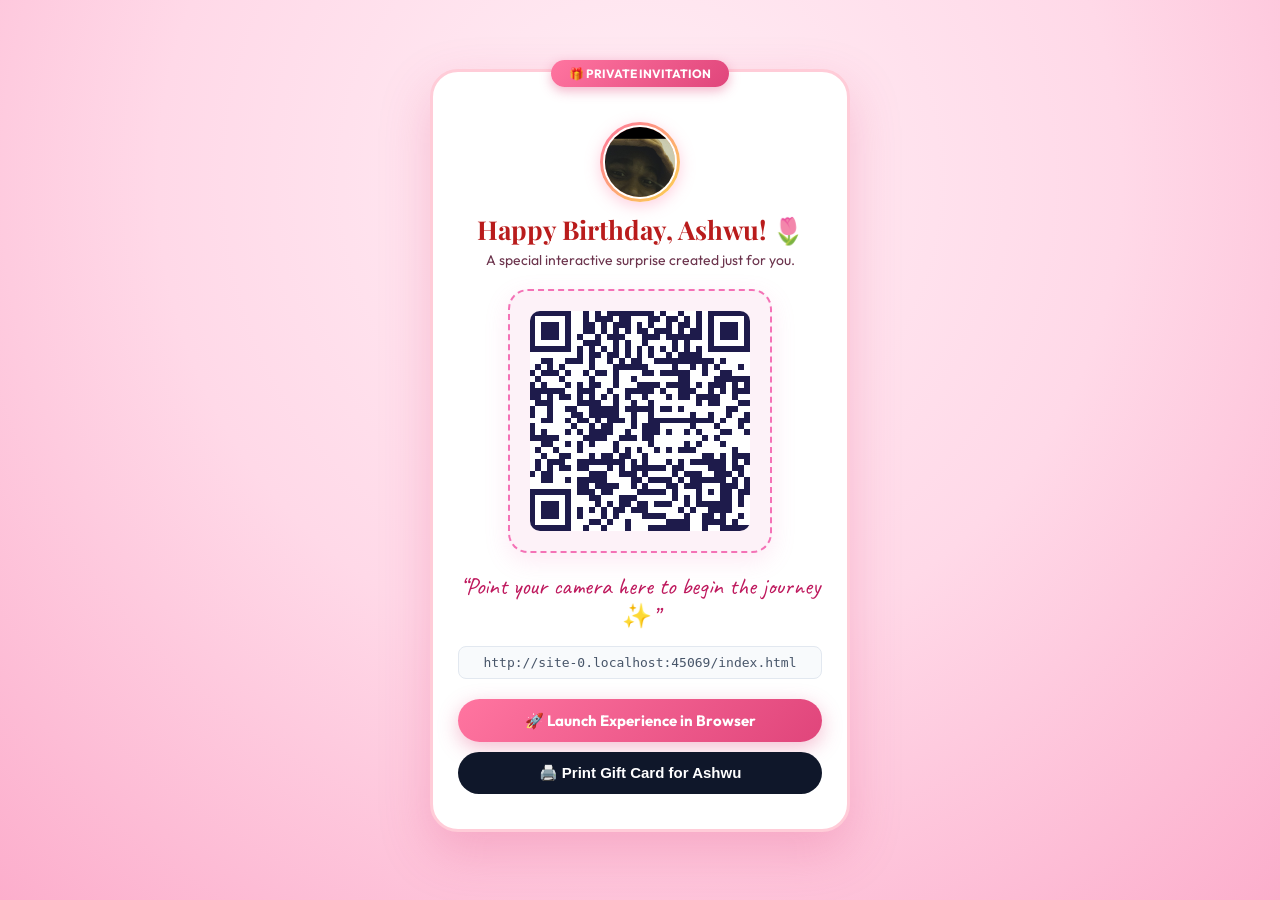
<file: qr.html>
<!DOCTYPE html>
<html lang="en">
<head>
  <meta charset="UTF-8">
  <meta name="viewport" content="width=device-width, initial-scale=1.0">
  <title>QR Code Gift Card - Ashwu's Birthday Surprise 🎂</title>
  <link rel="preconnect" href="https://fonts.googleapis.com">
  <link rel="preconnect" href="https://fonts.gstatic.com" crossorigin>
  <link href="https://fonts.googleapis.com/css2?family=Caveat:wght@700&family=Outfit:wght@400;600;700&family=Playfair+Display:ital,wght@0,700;1,700&display=swap" rel="stylesheet">
  <style>
    * {
      box-sizing: border-box;
      margin: 0;
      padding: 0;
    }
    body {
      font-family: 'Outfit', sans-serif;
      background: radial-gradient(circle at 50% 20%, #ffeef5 0%, #ffd9e8 50%, #fcaecc 100%);
      min-height: 100vh;
      display: flex;
      flex-direction: column;
      align-items: center;
      justify-content: center;
      padding: 30px 15px;
      color: #2d132c;
    }
    .gift-card {
      background: #ffffff;
      border-radius: 28px;
      padding: 35px 25px;
      max-width: 420px;
      width: 100%;
      text-align: center;
      box-shadow: 0 20px 50px rgba(224, 69, 123, 0.25);
      border: 3px solid #ffccd8;
      position: relative;
    }
    .card-ribbon {
      position: absolute;
      top: -12px;
      left: 50%;
      transform: translateX(-50%);
      background: linear-gradient(135deg, #ff75a0, #e0457b);
      color: white;
      font-size: 12px;
      font-weight: 700;
      padding: 6px 18px;
      border-radius: 20px;
      box-shadow: 0 4px 12px rgba(224, 69, 123, 0.4);
    }
    .card-photo-avatar {
      width: 80px;
      height: 80px;
      border-radius: 50%;
      margin: 15px auto 10px;
      padding: 3px;
      background: linear-gradient(135deg, #ff75a0, #fcd34d);
      box-shadow: 0 4px 15px rgba(255, 117, 160, 0.35);
    }
    .card-photo-avatar img {
      width: 100%;
      height: 100%;
      border-radius: 50%;
      object-fit: cover;
      object-position: center 20%;
      border: 2px solid white;
    }
    h1 {
      font-family: 'Playfair Display', serif;
      font-size: 26px;
      color: #b91c1c;
      margin-bottom: 4px;
    }
    .subtitle {
      font-size: 14px;
      color: #6b334c;
      margin-bottom: 20px;
    }
    .qr-container {
      background: #fdf2f8;
      padding: 20px;
      border-radius: 20px;
      display: inline-flex;
      justify-content: center;
      align-items: center;
      border: 2px dashed #f472b6;
      margin-bottom: 18px;
      box-shadow: 0 8px 25px rgba(244, 114, 182, 0.15);
    }
    .qr-container img, .qr-container canvas {
      display: block;
      border-radius: 10px;
    }
    .scan-note {
      font-family: 'Caveat', cursive;
      font-size: 24px;
      color: #be185d;
      margin-bottom: 15px;
    }
    .url-display {
      font-family: monospace;
      font-size: 13px;
      background: #f8fafc;
      padding: 8px 12px;
      border-radius: 8px;
      color: #475569;
      word-break: break-all;
      margin-bottom: 20px;
      border: 1px solid #e2e8f0;
    }
    .actions {
      display: flex;
      flex-direction: column;
      gap: 10px;
    }
    .btn {
      padding: 12px 20px;
      border-radius: 25px;
      font-size: 15px;
      font-weight: 700;
      border: none;
      cursor: pointer;
      text-decoration: none;
      display: inline-block;
      transition: transform 0.2s;
    }
    .btn:hover {
      transform: scale(1.03);
    }
    .btn-open {
      background: linear-gradient(135deg, #ff75a0, #e0457b);
      color: white;
      box-shadow: 0 6px 20px rgba(224, 69, 123, 0.35);
    }
    .btn-print {
      background: #0f172a;
      color: white;
    }
    @media print {
      body {
        background: white;
      }
      .actions, .url-display {
        display: none;
      }
      .gift-card {
        box-shadow: none;
        border: 2px solid #ccc;
      }
    }
  </style>
</head>
<body>

  <div class="gift-card">
    <div class="card-ribbon">🎁 PRIVATE INVITATION</div>

    <div class="card-photo-avatar">
      <img src="ashu.jpg" alt="Ashwu">
    </div>

    <h1>Happy Birthday, Ashwu! 🌷</h1>
    <p class="subtitle">A special interactive surprise created just for you.</p>

    <div class="qr-container" id="qr-box">
      <!-- QR Code injected here -->
    </div>

    <p class="scan-note">“Point your camera here to begin the journey ✨”</p>

    <div class="url-display" id="url-box">
      <!-- Active URL -->
    </div>

    <div class="actions">
      <a href="index.html" class="btn btn-open">🚀 Launch Experience in Browser</a>
      <button onclick="window.print()" class="btn btn-print">🖨️ Print Gift Card for Ashwu</button>
    </div>
  </div>

  <script src="qrcode.min.js"></script>
  <script>
    // Detect URL or use Wi-Fi IP
    let targetUrl = window.location.origin + window.location.pathname.replace('qr.html', 'index.html');
    if (!targetUrl.startsWith('http')) {
      targetUrl = 'http://192.168.29.44:3000/index.html';
    }

    document.getElementById('url-box').textContent = targetUrl;

    new QRCode(document.getElementById('qr-box'), {
      text: targetUrl,
      width: 220,
      height: 220,
      colorDark: '#1e1b4b',
      colorLight: '#ffffff',
      correctLevel: QRCode.CorrectLevel.H
    });
  </script>
</body>
</html>
</file>
